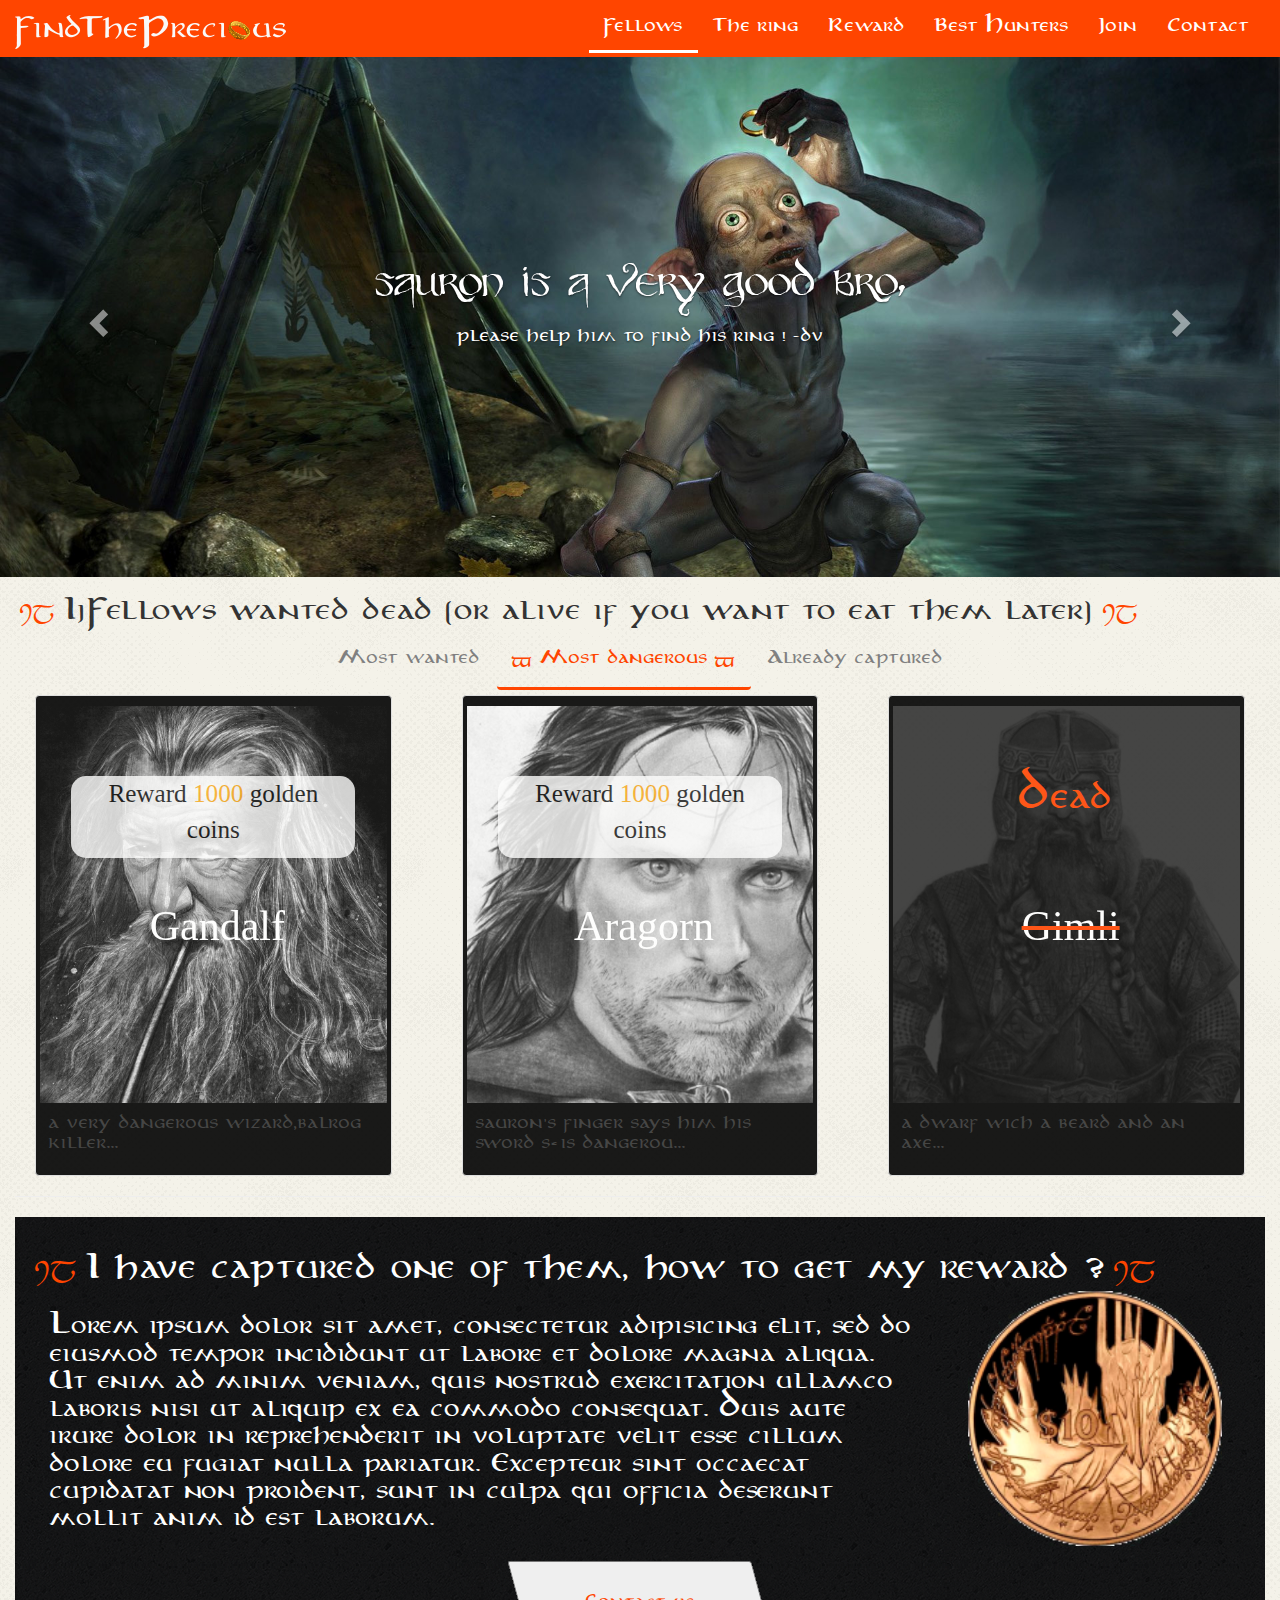
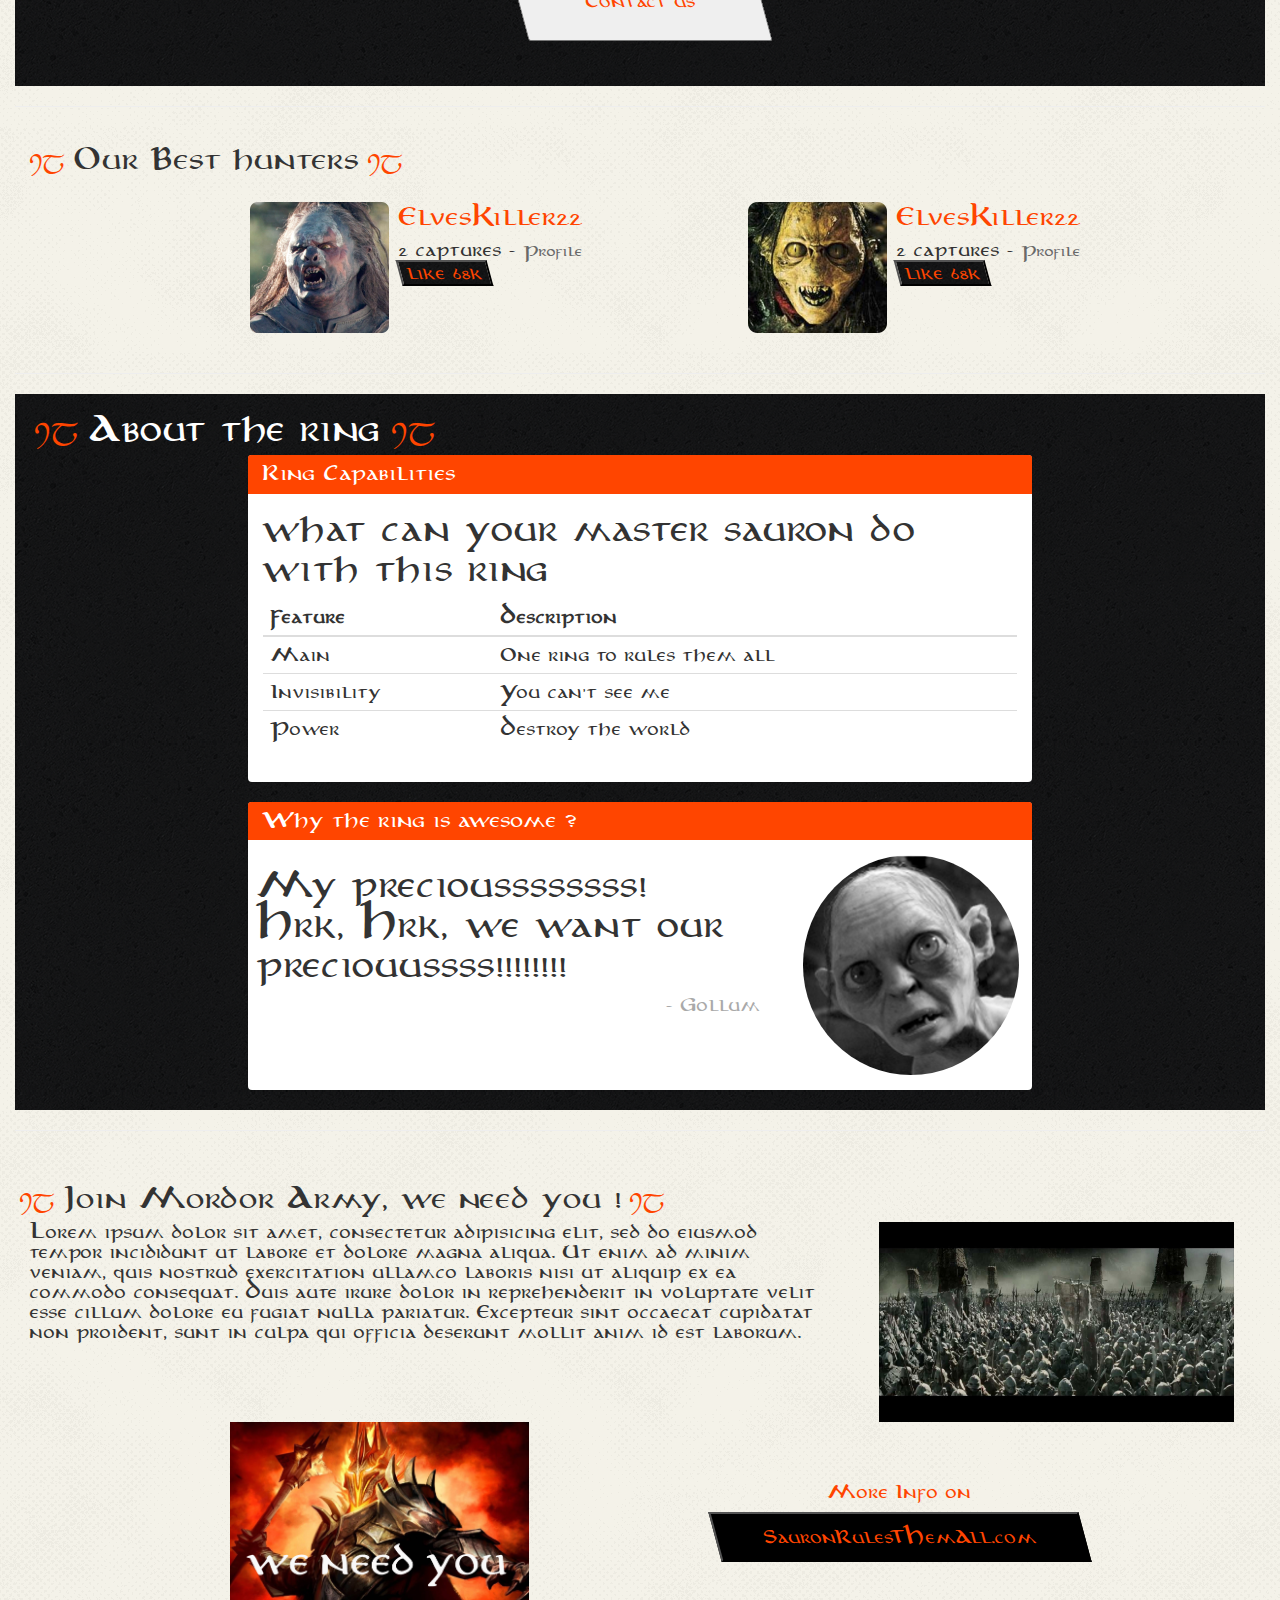
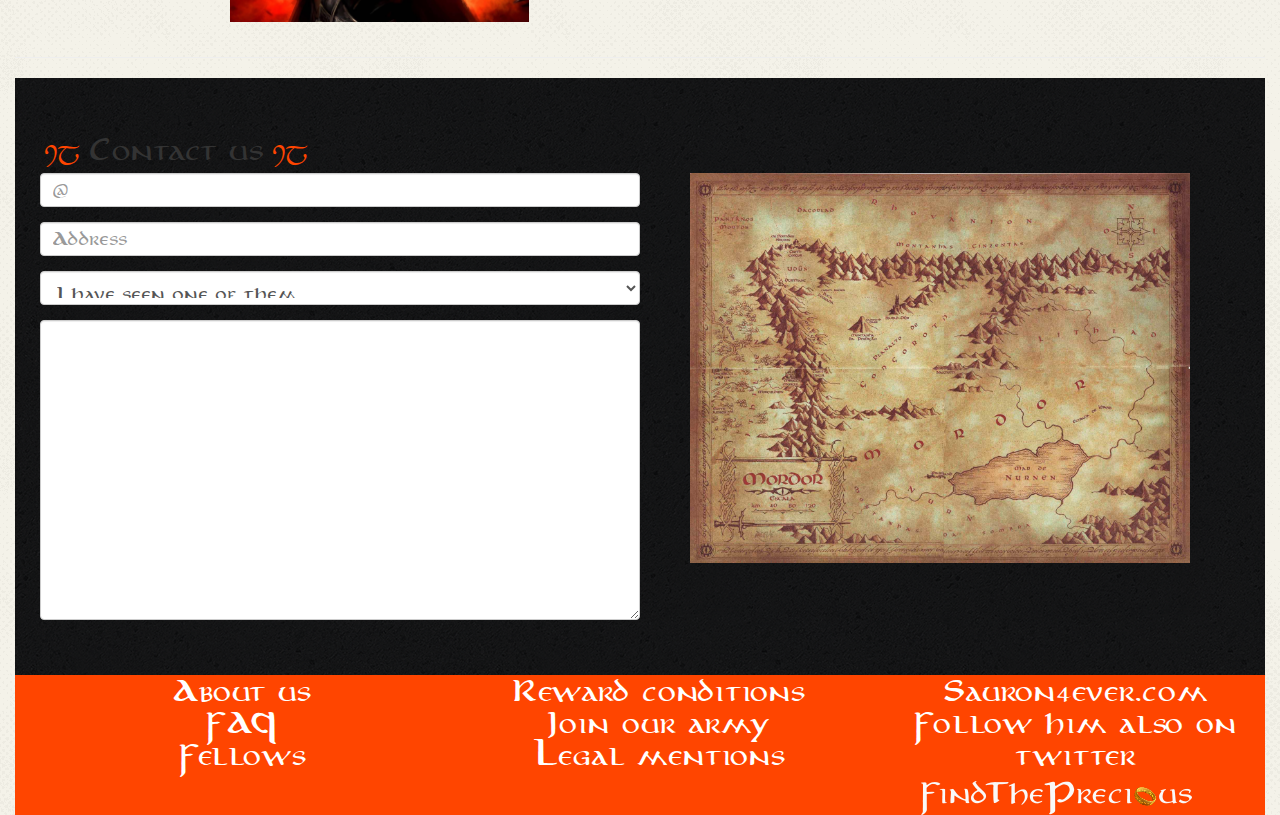
<file: index.html>
<!DOCTYPE html>
<html lang="zxx">
    <head>
        <meta charset="utf-8">
        <title>FindThePrecious.com</title>
        <meta name="viewport" content="width=device-width, initial-scale=1">
        <link rel="stylesheet" href="https://maxcdn.bootstrapcdn.com/bootstrap/3.3.7/css/bootstrap.min.css" integrity="sha384-BVYiiSIFeK1dGmJRAkycuHAHRg32OmUcww7on3RYdg4Va+PmSTsz/K68vbdEjh4u" crossorigin="anonymous">
        <link rel="stylesheet" href="style.css">
    </head>
    <body>
       
        <!-- NAVBAR -->
        <nav class="navbar navbar-default">
            <div class="container-fluid">
                <div class="navbar-header">
                    <button type="button" class="navbar-toggle collapsed" data-toggle="collapse" data-target="#navbar" aria-expanded="false">
                        <span class="sr-only">Toggle navigation</span>
                        <span class="icon-bar"></span>
                        <span class="icon-bar"></span>
                        <span class="icon-bar"></span>
                    </button>
                    <a class="navbar-brand" href="#">
                        <img alt="Brand" src="logo.png">
                    </a>
                </div>
                <div class="collapse navbar-collapse" id="bs-example-navbar-collapse-1">
                    <ul class="nav navbar-nav navbar-right">
                        <li><a class="active" href="#fellows">Fellows</a></li>
                        <li><a href="#ring">The ring</a></li>
                        <li><a href="#reward">Reward</a></li>
                        <li><a href="#hunters">Best Hunters</a></li>
                        <li><a href="#joinarmy">Join</a></li>
                        <li><a href="#contact">Contact</a></li>

                    </ul>
                </div>
            </div>
        </nav>

        <!-- CARROUSSEL -->
        <div class="container-fluid carroussel-container">
            <div id="myCarousel" class="carousel slide" data-ride="carousel">

                <!-- Wrapper for slides -->
                <div class="carousel-inner">
                    <div class="item active">
                        <img src="gollum.jpg" alt="Gollum">
                        <div class="container">
                            <div class="carousel-caption">
                                <div><p><h1>sauron is a very good bro,</h1>
                                    <span>please help him to find his ring !      -dv</span></div>
                            </div>
                        </div>
                    </div>

                    <div class="item">
                        <img src="balrog.jpg" alt="Balrog">
                        <div class="container">
                            <div class="carousel-caption">
                                <div><p class="title">Lorem ipsum dolor sit amet</p>
                                    <p>consectetur adipiscing elit !</p></div>
                            </div>
                        </div>
                    </div>

                    <div class="item">
                        <img src="dark_vador_small.jpg" alt="Dark Vador">
                        <div class="container">
                            <div class="carousel-caption">
                                <div><p class="title">Sed ut perspiciatis unde omnis</p>
                                    <p>sit voluptatem accusantium doloremque</p></div>
                            </div>
                        </div>
                    </div>
                </div>

                <!-- Left and right controls -->
                <a class="left carousel-control" href="#myCarousel" data-slide="prev">
                    <span class="glyphicon glyphicon-chevron-left"></span>
                    <span class="sr-only">Previous</span>
                </a>

                <a class="right carousel-control" href="#myCarousel" data-slide="next">
                    <span class="glyphicon glyphicon-chevron-right"></span>
                    <span class="sr-only">Next</span>
                </a>
            </div>
        </div>
        <!-- fellows -->
        <div class="container-fluid">
            <section id="fellows">
                <div class="row">
                    <div class="col-ms-12 col-lg-12"><h2><span >Ij</span>Fellows wanted dead (or alive if you want to eat them later)</h2></div>
                </div>
                <div class="container-pills">
                   <div>
                       <ul class="nav nav-pills">
                        <li role="presentation"><a href="#">Most wanted</a>
                        </li>
                        <li role="presentation" class="active"><a href="#mostdangerous"><span class="glyphe">b </span>Most dangerous<span class="glyphe"> b</span></a></li>
                        <li role="presentation"><a href="#captured">Already captured</a></li>
                    </ul>
                   </div>
                </div>

                <!-- thumbail -->
                <div id="captured">
                    
                </div>
                
                <div class="row" id="mostdangerous">
                    <div class="col-sm-6 col-md-4 col-lg-4">
                        <figure class="thumbnail profil">
                            <div class="gold-profil">
                                <p>Reward <span class="orange">1000</span> golden coins</p>
                            </div>
                            <img src="gandalf.png" alt="gandalf">
                            <div class="name-profil"><span>Gandalf</span></div>
                            <div class="caption">
                                <p>a very dangerous wizard,balrog killer...</p>
                            </div>
                        </figure>
                    </div>
                    <div class="col-sm-6 col-md-4 col-lg-4">
                        <figure class="thumbnail profil">
                            <div class="gold-profil">
                                <p>Reward <span class="orange">1000</span> golden coins</p>
                            </div>
                            <img src="aragorn.png" alt="aragorn">
                            <div class="name-profil"><span>Aragorn</span></div>
                            <div class="caption">
                                <p>sauron's finger says him his sword s=is dangerou...</p>
                            </div>
                        </figure>
                    </div> 
                    <div class="col-sm-6 col-md-4 col-lg-4">
                        <figure class="thumbnail profil">
                            <div class="dead">
                                <p>Dead</p>
                            </div>
                            <img  class="shadow" src="gimli.png" alt="gimli">
                            <div class="name-dead"><span>Gimli</span></div>
                            <div class="caption">
                                <p>a dwarf wich a beard and an axe...</p>
                            </div>
                        </figure>
                    </div>            
                </div>
            </section>
            <hr>
            <!--            reward-->
            <section id="reward">
                <h2>I have captured one of them, how to get my reward ?</h2>

                <div class="row">
                    <div class="col-xs-9 col-md-9 col-lg-9">
                        <p>
                            Lorem ipsum dolor sit amet, consectetur adipisicing elit, sed do eiusmod tempor incididunt ut labore et dolore magna aliqua. Ut enim ad minim veniam, quis nostrud exercitation ullamco laboris nisi ut aliquip ex ea commodo consequat. Duis aute irure dolor in reprehenderit in voluptate velit esse cillum dolore eu fugiat nulla pariatur. Excepteur sint occaecat cupidatat non proident, sunt in culpa qui officia deserunt mollit anim id est laborum.
                        </p>
                    </div>
                    <div class="col-xs-3 col-md-3 col-lg-3">
                        <div>
                            <img src="coin_sauron.png" alt="Contact">
                        </div>
                    </div>
                    <div class="col-xs-12 col-md-12 col-lg-12">
                        <div class="reward-button">
                            <button>Contact us</button>
                        </div>
                    </div>
                </div>

            </section>
            <hr>
            <!--  hunter -->
            <section id="hunters" class="row">
                <div><h2>Our Best hunters</h2></div>

                <div class="hunter col-sm-6 col-md-offset-2 col-md-3 col-lg-offset-2 col-lg-3 row">
                    <div class="hunter-img">
                        <img src="hunter1.png" alt="ElvesKiller22">
                    </div>
                    <div class="hunter-profil">
                        <div><p>ElvesKiller22</p></div>
                        <div>2 captures - <a href="#">Profile</a></div>
                        <div><button>like 68k</button></div>
                    </div>
                </div>
                <div class="hunter col-sm-6 col-md-offset-2 col-md-3 col-lg-offset-2 col-lg-3 row">
                    <div class="hunter-img">
                        <img src="hunter2.png" alt="ElvesKiller22">
                    </div>
                    <div class="hunter-profil">
                        <div><p>ElvesKiller22</p></div>
                        <div>2 captures - <a href="#">Profile</a></div>
                        <div><button>like 68k</button></div>
                    </div>
                </div>
            </section>
            <hr>
            <!-- RING -->
            <section id="ring" class="container-fluid">
                <h2>About the ring</h2>
                <div class="col-md-offset-2 col-md-8 col-md-offset-2">
                    <div class="panel panel-default">
                        <div class="panel-heading">
                            <h3 class="panel-title">Ring Capabilities</h3>
                        </div>
                        <div class="panel-body">
                           <p>what can your master sauron do with this ring</p>
                            <table class="table">
                                <thead>
                                    <tr>
                                        <th>Feature</th>
                                        <th>Description</th>
                                    </tr>
                                </thead>
                                <tbody>
                                    <tr>
                                        <td>Main</td>
                                        <td>One ring to rules them all</td>
                                    </tr>
                                    <tr>
                                        <td>Invisibility</td>
                                        <td>You can't see me</td>
                                    </tr>
                                    <tr>
                                        <td>Power</td>
                                        <td>Destroy the world</td>
                                    </tr>
                                </tbody>
                            </table>
                        </div>
                    </div>
                </div>

                <div class="col-md-offset-2 col-md-8 col-md-offset-2">
                    <div class="panel panel-default">
                        <div class="panel-heading">
                            <h3 class="panel-title">Why the ring is awesome ?</h3>
                        </div>
                        <div class="row">
                            <div class="col-lg-8 gollum">
                               <div>
                                   <p>My precioussssssss! Hrk, Hrk, we want our preciouussss!!!!!!!!</p>
                               </div>
                                <div class="signature">
                                    <span>- Gollum</span>
                                </div>
                            </div>
                            <div class="col-lg-4 gollum-img">
                                <img src="gollum.png" class="img-circle" alt="Gollum">
                            </div>
                        </div>

                    </div>
                </div>

            </section>
            <hr>
            <!-- ARMY -->
            <section id="joinarmy">
                <div class="row">
                    <div><h2>Join Mordor Army, we need you !</h2></div>
                    <div class="col-md-8">
                        <p>
                            Lorem ipsum dolor sit amet, consectetur adipisicing elit, sed do eiusmod tempor incididunt ut labore et dolore magna aliqua. Ut enim ad minim veniam, quis nostrud exercitation ullamco laboris nisi ut aliquip ex ea commodo consequat. Duis aute irure dolor in reprehenderit in voluptate velit esse cillum dolore eu fugiat nulla pariatur. Excepteur sint occaecat cupidatat non proident, sunt in culpa qui officia deserunt mollit anim id est laborum.
                        </p>
                    </div>
                    <div class="col-md-4 center-img">
                        <img src="army.png" alt="Mordor Army">
                    </div>
                    <div class="col-md-offset-2 col-md-3 center-img">
                        <img src="weneedyou-1.png" alt="Mordor Army">
                    </div>
                    <div class="col-md-7 moreinfo">
                        <div><p>More Info on</p></div>
                        <div>
                            <button>SauronRulesTHemAll.com</button>
                        </div>
                    </div>
                </div>
            </section>
            <hr>
            <!-- CONTACT -->
            <section id="contact" class="container-fluid">
                <div class="row">
                    <div>
                        <h2>Contact us</h2>
                    </div>
                    <div class="col-md-6">
                        <form class="form-horizontal" method="get">
                            <div class="form-group">
                                <div>
                                    <input type="email" class="form-control" id="inputEmail" placeholder="@">
                                </div>
                            </div>
                            <div class="form-group">
                                <div>
                                    <input type="text" class="form-control" id="inputAddress" placeholder="Address">
                                </div>
                            </div>
                            <div class="form-group">
                                <div>
                                    <select class="form-control" name="option" id="option">
                                        <option value="1">I have seen one of them</option>
                                    </select>
                                </div>
                            </div>
                            <div class="form-group">
                                <div>
                                    <textarea class="form-control" placeholder="Your Message" name="Message">
                                    </textarea>
                                </div>
                            </div>
                            
                        </form>
                    </div>
                    <div class="col-md-6">
                       <div class="map-container">
                           <img src="map.png" alt="map">
                       </div>
                    </div>
                </div>
            </section>
            <footer class="container-fluid">
               <div class="row">
                    <div class="col-md-4">
                       <ul>
                           <li><a href="#">About us</a></li>
                            <li><a href="#">FAQ</a></li>
                            <li><a href="#">Fellows</a></li>
                       </ul>
                    </div>
                    <div class="col-md-4">
                       <ul>
                           <li><a href="#">Reward conditions</a></li>
                           <li><a href="#">Join our army</a></li>
                           <li><a href="#">Legal mentions</a></li>
                       </ul>
                    </div>
                    <div class="col-md-4">
                       <ul>
                           <li><a href="#">Sauron4ever.com</a></li>
                           <li><a href="#">Follow him also on twitter</a></li>
                       </ul>
                       <div class="container-footer-logo">
                           <img src="logo.png" alt="logo">
                       </div>
                    </div>
                </div>
            </footer>
        </div>
        <script src="https://ajax.googleapis.com/ajax/libs/jquery/1.12.4/jquery.min.js"></script>
        <script src="https://maxcdn.bootstrapcdn.com/bootstrap/3.3.7/js/bootstrap.min.js" integrity="sha384-Tc5IQib027qvyjSMfHjOMaLkfuWVxZxUPnCJA7l2mCWNIpG9mGCD8wGNIcPD7Txa" crossorigin="anonymous"></script>
    </body>
</html>
</file>
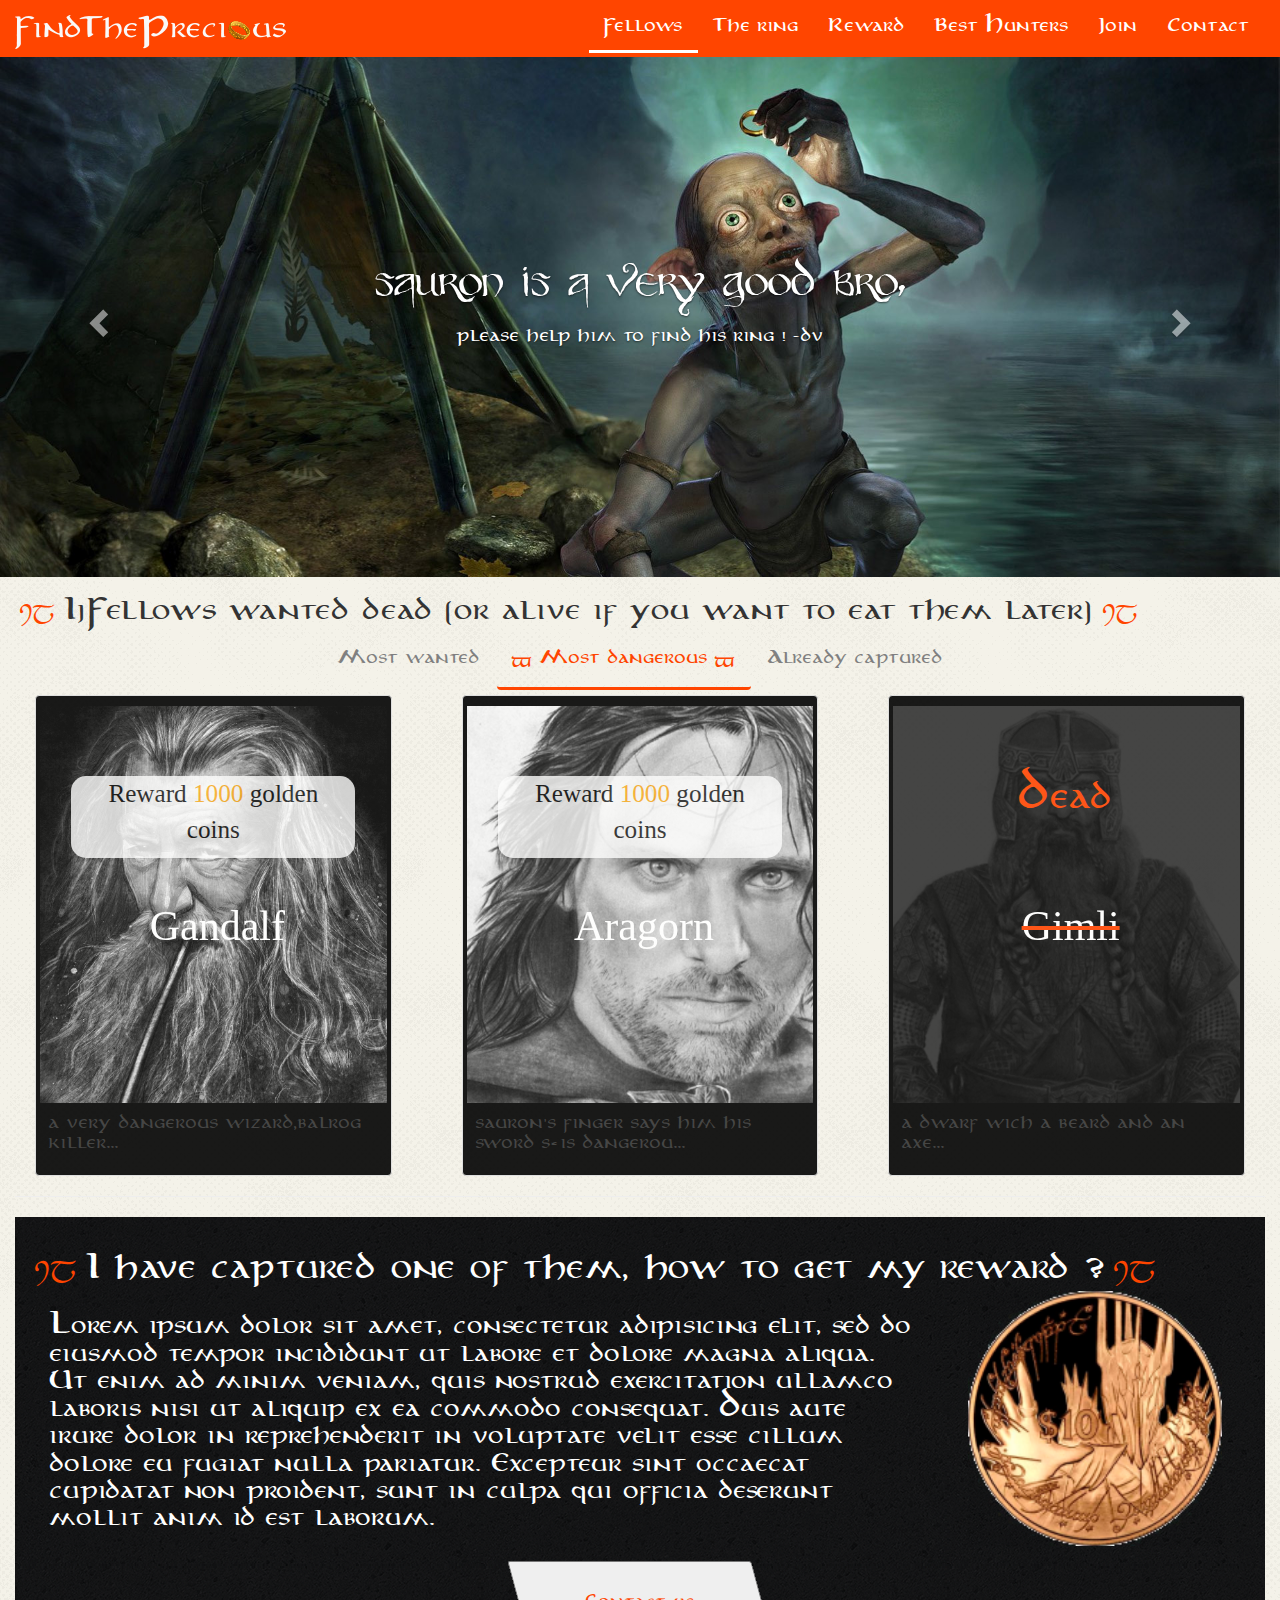
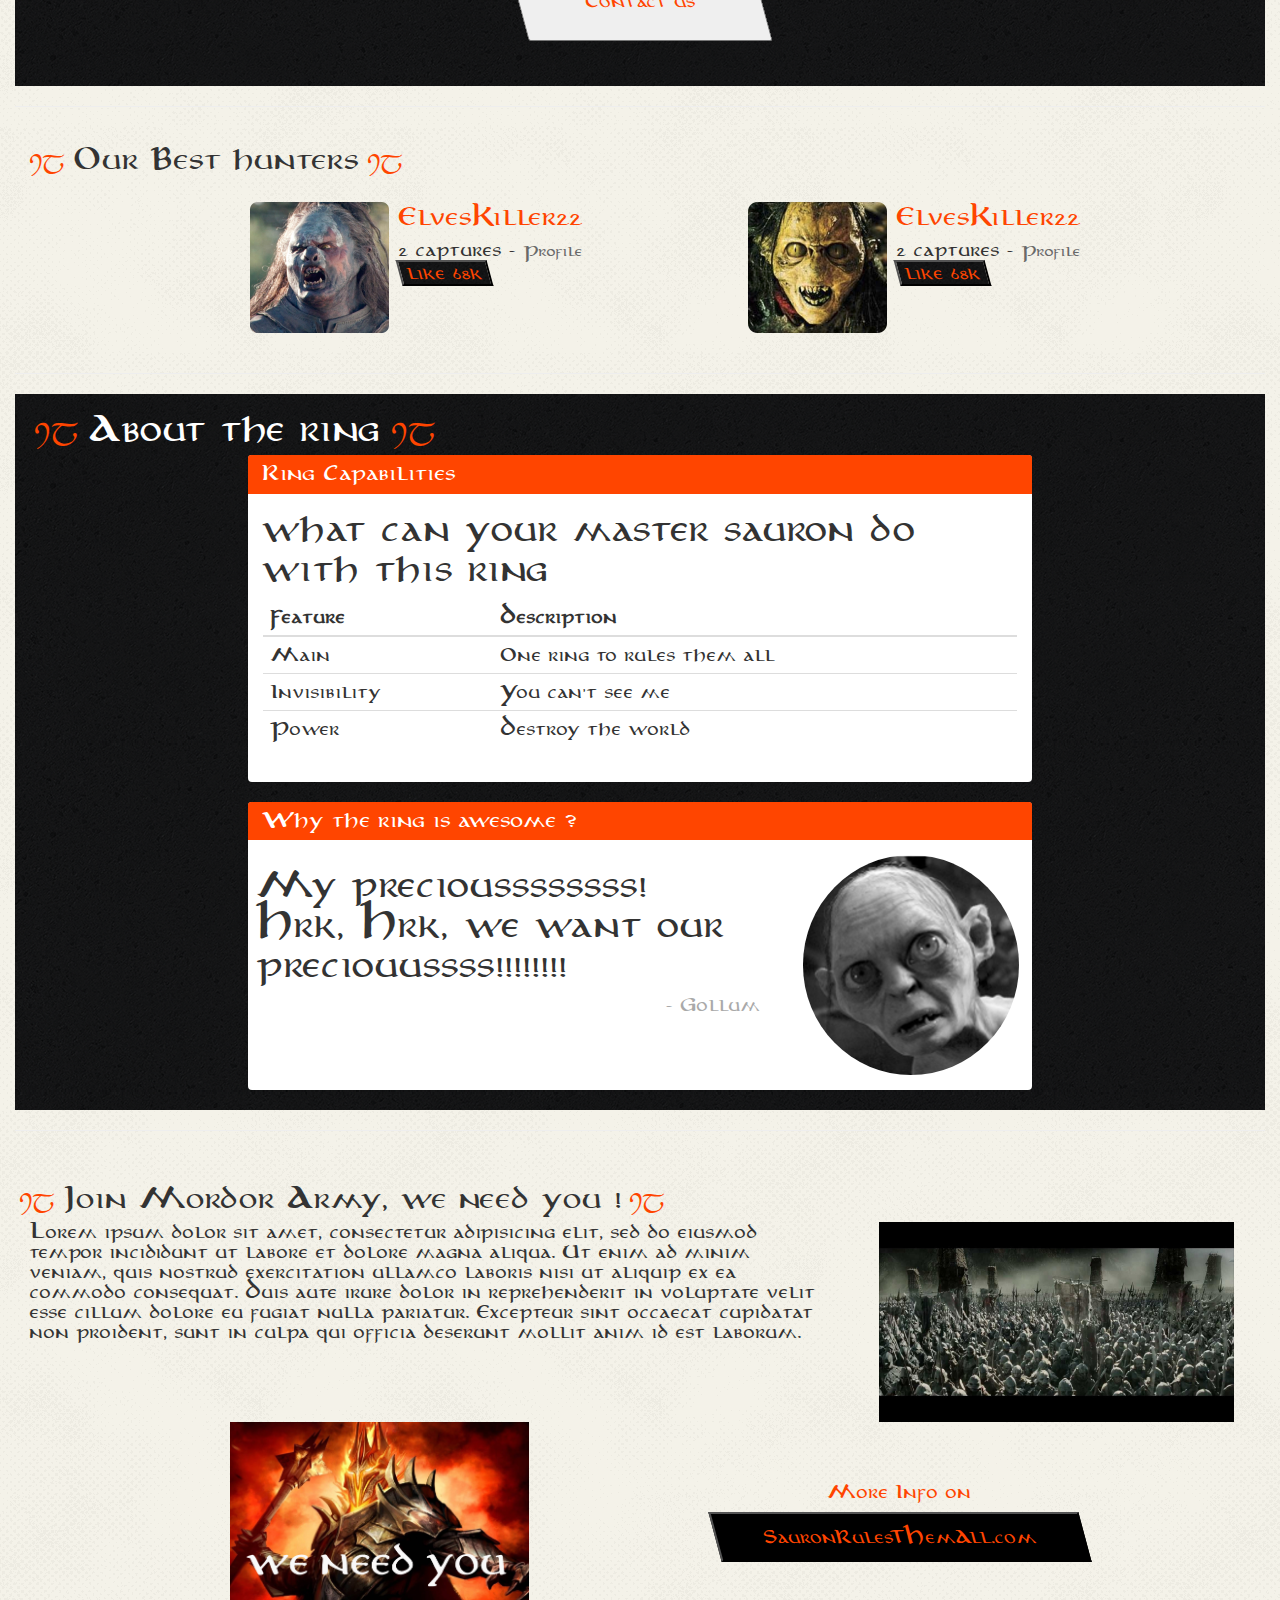
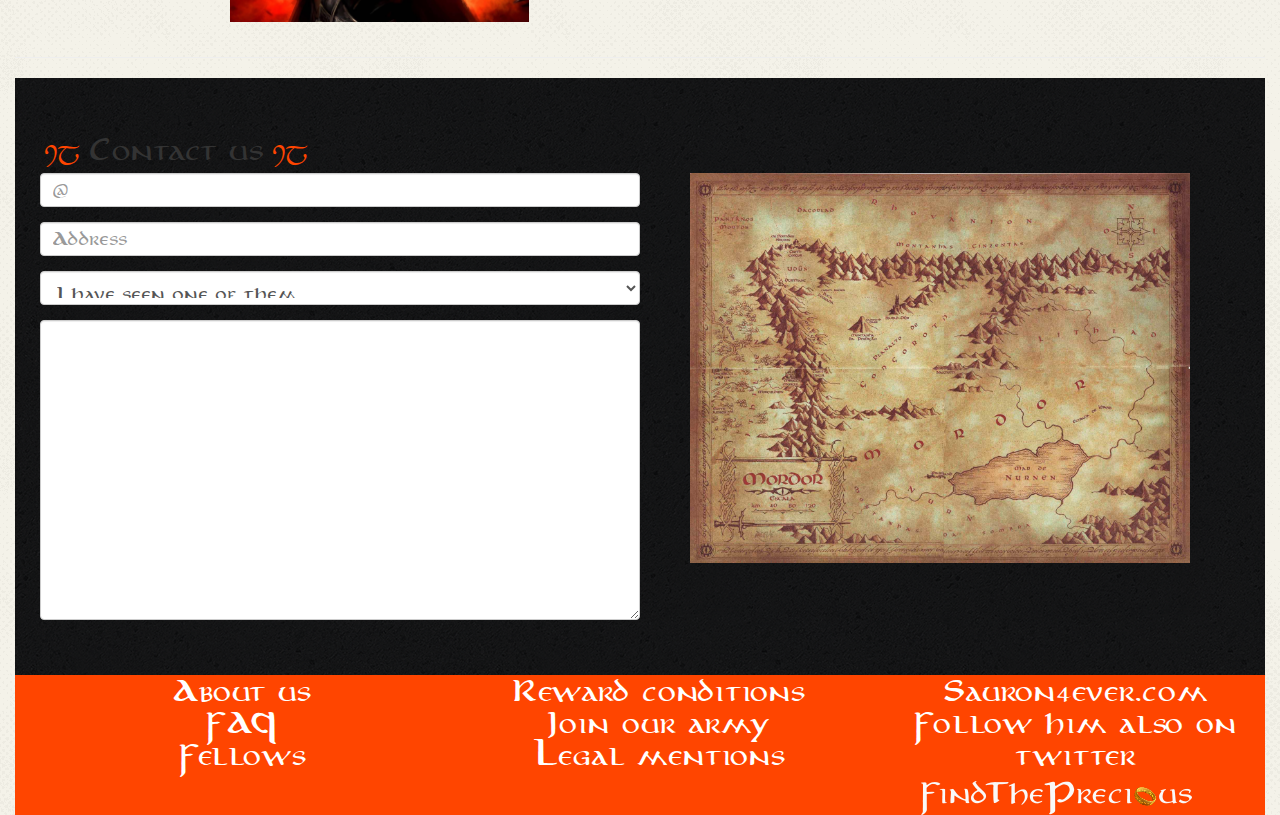
<file: sauron/index.html>
<!DOCTYPE html>
<html lang="zxx">
    <head>
        <meta charset="utf-8">
        <title>FindThePrecious.com</title>
        <meta name="viewport" content="width=device-width, initial-scale=1">
        <link rel="stylesheet" href="https://maxcdn.bootstrapcdn.com/bootstrap/3.3.7/css/bootstrap.min.css" integrity="sha384-BVYiiSIFeK1dGmJRAkycuHAHRg32OmUcww7on3RYdg4Va+PmSTsz/K68vbdEjh4u" crossorigin="anonymous">
        <link rel="stylesheet" href="style.css">
    </head>
    <body>
       
        <!-- NAVBAR -->
        <nav class="navbar navbar-default">
            <div class="container-fluid">
                <div class="navbar-header">
                    <button type="button" class="navbar-toggle collapsed" data-toggle="collapse" data-target="#navbar" aria-expanded="false">
                        <span class="sr-only">Toggle navigation</span>
                        <span class="icon-bar"></span>
                        <span class="icon-bar"></span>
                        <span class="icon-bar"></span>
                    </button>
                    <a class="navbar-brand" href="#">
                        <img alt="Brand" src="logo.png">
                    </a>
                </div>
                <div class="collapse navbar-collapse" id="bs-example-navbar-collapse-1">
                    <ul class="nav navbar-nav navbar-right">
                        <li><a class="active" href="#fellows">Fellows</a></li>
                        <li><a href="#ring">The ring</a></li>
                        <li><a href="#reward">Reward</a></li>
                        <li><a href="#hunters">Best Hunters</a></li>
                        <li><a href="#joinarmy">Join</a></li>
                        <li><a href="#contact">Contact</a></li>

                    </ul>
                </div>
            </div>
        </nav>

        <!-- CARROUSSEL -->
        <div class="container-fluid carroussel-container">
            <div id="myCarousel" class="carousel slide" data-ride="carousel">

                <!-- Wrapper for slides -->
                <div class="carousel-inner">
                    <div class="item active">
                        <img src="gollum.jpg" alt="Gollum">
                        <div class="container">
                            <div class="carousel-caption">
                                <div><p><h1>sauron is a very good bro,</h1>
                                    <span>please help him to find his ring !      -dv</span></div>
                            </div>
                        </div>
                    </div>

                    <div class="item">
                        <img src="balrog.jpg" alt="Balrog">
                        <div class="container">
                            <div class="carousel-caption">
                                <div><p class="title">Lorem ipsum dolor sit amet</p>
                                    <p>consectetur adipiscing elit !</p></div>
                            </div>
                        </div>
                    </div>

                    <div class="item">
                        <img src="dark_vador_small.jpg" alt="Dark Vador">
                        <div class="container">
                            <div class="carousel-caption">
                                <div><p class="title">Sed ut perspiciatis unde omnis</p>
                                    <p>sit voluptatem accusantium doloremque</p></div>
                            </div>
                        </div>
                    </div>
                </div>

                <!-- Left and right controls -->
                <a class="left carousel-control" href="#myCarousel" data-slide="prev">
                    <span class="glyphicon glyphicon-chevron-left"></span>
                    <span class="sr-only">Previous</span>
                </a>

                <a class="right carousel-control" href="#myCarousel" data-slide="next">
                    <span class="glyphicon glyphicon-chevron-right"></span>
                    <span class="sr-only">Next</span>
                </a>
            </div>
        </div>
        <!-- fellows -->
        <div class="container-fluid">
            <section id="fellows">
                <div class="row">
                    <div class="col-ms-12 col-lg-12"><h2><span >Ij</span>Fellows wanted dead (or alive if you want to eat them later)</h2></div>
                </div>
                <div class="container-pills">
                   <div>
                       <ul class="nav nav-pills">
                        <li role="presentation"><a href="#">Most wanted</a>
                        </li>
                        <li role="presentation" class="active"><a href="#mostdangerous"><span class="glyphe">b </span>Most dangerous<span class="glyphe"> b</span></a></li>
                        <li role="presentation"><a href="#captured">Already captured</a></li>
                    </ul>
                   </div>
                </div>

                <!-- thumbail -->
                <div id="captured" style="height: 400; background-color: black;">
                    
                </div>
                
                <div class="row" id="mostdangerous">
                    <div class="col-sm-6 col-md-4 col-lg-4">
                        <figure class="thumbnail profil">
                            <div class="gold-profil">
                                <p>Reward <span class="orange">1000</span> golden coins</p>
                            </div>
                            <img src="gandalf.png" alt="gandalf">
                            <div class="name-profil"><span>Gandalf</span></div>
                            <div class="caption">
                                <p>a very dangerous wizard,balrog killer...</p>
                            </div>
                        </figure>
                    </div>
                    <div class="col-sm-6 col-md-4 col-lg-4">
                        <figure class="thumbnail profil">
                            <div class="gold-profil">
                                <p>Reward <span class="orange">1000</span> golden coins</p>
                            </div>
                            <img src="aragorn.png" alt="aragorn">
                            <div class="name-profil"><span>Aragorn</span></div>
                            <div class="caption">
                                <p>sauron's finger says him his sword s=is dangerou...</p>
                            </div>
                        </figure>
                    </div> 
                    <div class="col-sm-6 col-md-4 col-lg-4">
                        <figure class="thumbnail profil">
                            <div class="dead">
                                <p>Dead</p>
                            </div>
                            <img  class="shadow" src="gimli.png" alt="gimli">
                            <div class="name-dead"><span>Gimli</span></div>
                            <div class="caption">
                                <p>a dwarf wich a beard and an axe...</p>
                            </div>
                        </figure>
                    </div>            
                </div>
            </section>
            <hr>
            <!--            reward-->
            <section id="reward">
                <h2>I have captured one of them, how to get my reward ?</h2>

                <div class="row">
                    <div class="col-xs-9 col-md-9 col-lg-9">
                        <p>
                            Lorem ipsum dolor sit amet, consectetur adipisicing elit, sed do eiusmod tempor incididunt ut labore et dolore magna aliqua. Ut enim ad minim veniam, quis nostrud exercitation ullamco laboris nisi ut aliquip ex ea commodo consequat. Duis aute irure dolor in reprehenderit in voluptate velit esse cillum dolore eu fugiat nulla pariatur. Excepteur sint occaecat cupidatat non proident, sunt in culpa qui officia deserunt mollit anim id est laborum.
                        </p>
                    </div>
                    <div class="col-xs-3 col-md-3 col-lg-3">
                        <div>
                            <img src="coin_sauron.png" alt="Contact">
                        </div>
                    </div>
                    <div class="col-xs-12 col-md-12 col-lg-12">
                        <div class="reward-button">
                            <button>Contact us</button>
                        </div>
                    </div>
                </div>

            </section>
            <hr>
            <!--  hunter -->
            <section id="hunters" class="row">
                <div><h2>Our Best hunters</h2></div>

                <div class="hunter col-sm-6 col-md-offset-2 col-md-3 col-lg-offset-2 col-lg-3 row">
                    <div class="hunter-img">
                        <img src="hunter1.png" alt="ElvesKiller22">
                    </div>
                    <div class="hunter-profil">
                        <div><p>ElvesKiller22</p></div>
                        <div>2 captures - <a href="#">Profile</a></div>
                        <div><button>like 68k</button></div>
                    </div>
                </div>
                <div class="hunter col-sm-6 col-md-offset-2 col-md-3 col-lg-offset-2 col-lg-3 row">
                    <div class="hunter-img">
                        <img src="hunter2.png" alt="ElvesKiller22">
                    </div>
                    <div class="hunter-profil">
                        <div><p>ElvesKiller22</p></div>
                        <div>2 captures - <a href="#">Profile</a></div>
                        <div><button>like 68k</button></div>
                    </div>
                </div>
            </section>
            <hr>
            <!-- RING -->
            <section id="ring" class="container-fluid">
                <h2>About the ring</h2>
                <div class="col-md-offset-2 col-md-8 col-md-offset-2">
                    <div class="panel panel-default">
                        <div class="panel-heading">
                            <h3 class="panel-title">Ring Capabilities</h3>
                        </div>
                        <div class="panel-body">
                           <p>what can your master sauron do with this ring</p>
                            <table class="table">
                                <thead>
                                    <tr>
                                        <th>Feature</th>
                                        <th>Description</th>
                                    </tr>
                                </thead>
                                <tbody>
                                    <tr>
                                        <td>Main</td>
                                        <td>One ring to rules them all</td>
                                    </tr>
                                    <tr>
                                        <td>Invisibility</td>
                                        <td>You can't see me</td>
                                    </tr>
                                    <tr>
                                        <td>Power</td>
                                        <td>Destroy the world</td>
                                    </tr>
                                </tbody>
                            </table>
                        </div>
                    </div>
                </div>

                <div class="col-md-offset-2 col-md-8 col-md-offset-2">
                    <div class="panel panel-default">
                        <div class="panel-heading">
                            <h3 class="panel-title">Why the ring is awesome ?</h3>
                        </div>
                        <div class="row">
                            <div class="col-lg-8 gollum">
                               <div>
                                   <p>My precioussssssss! Hrk, Hrk, we want our preciouussss!!!!!!!!</p>
                               </div>
                                <div class="signature">
                                    <span>- Gollum</span>
                                </div>
                            </div>
                            <div class="col-lg-4 gollum-img">
                                <img src="gollum.png" class="img-circle" alt="Gollum">
                            </div>
                        </div>

                    </div>
                </div>

            </section>
            <hr>
            <!-- ARMY -->
            <section id="joinarmy">
                <div class="row">
                    <div><h2>Join Mordor Army, we need you !</h2></div>
                    <div class="col-md-8">
                        <p>
                            Lorem ipsum dolor sit amet, consectetur adipisicing elit, sed do eiusmod tempor incididunt ut labore et dolore magna aliqua. Ut enim ad minim veniam, quis nostrud exercitation ullamco laboris nisi ut aliquip ex ea commodo consequat. Duis aute irure dolor in reprehenderit in voluptate velit esse cillum dolore eu fugiat nulla pariatur. Excepteur sint occaecat cupidatat non proident, sunt in culpa qui officia deserunt mollit anim id est laborum.
                        </p>
                    </div>
                    <div class="col-md-4 center-img">
                        <img src="army.png" alt="Mordor Army">
                    </div>
                    <div class="col-md-offset-2 col-md-3 center-img">
                        <img src="weneedyou-1.png" alt="Mordor Army">
                    </div>
                    <div class="col-md-7 moreinfo">
                        <div><p>More Info on</p></div>
                        <div>
                            <button>SauronRulesTHemAll.com</button>
                        </div>
                    </div>
                </div>
            </section>
            <hr>
            <!-- CONTACT -->
            <section id="contact" class="container-fluid">
                <div class="row">
                    <div>
                        <h2>Contact us</h2>
                    </div>
                    <div class="col-md-6">
                        <form class="form-horizontal" method="get">
                            <div class="form-group">
                                <div>
                                    <input type="email" class="form-control" id="inputEmail" placeholder="@">
                                </div>
                            </div>
                            <div class="form-group">
                                <div>
                                    <input type="text" class="form-control" id="inputAddress" placeholder="Address">
                                </div>
                            </div>
                            <div class="form-group">
                                <div>
                                    <select class="form-control" name="option" id="option">
                                        <option value="1">I have seen one of them</option>
                                    </select>
                                </div>
                            </div>
                            <div class="form-group">
                                <div>
                                    <textarea class="form-control" placeholder="Your Message" name="Message">
                                    </textarea>
                                </div>
                            </div>
                            
                        </form>
                    </div>
                    <div class="col-md-6">
                       <div class="map-container">
                           <img src="map.png" alt="map">
                       </div>
                    </div>
                </div>
            </section>
            <footer class="container-fluid">
               <div class="row">
                    <div class="col-md-4">
                       <ul>
                           <li><a href="#">About us</a></li>
                            <li><a href="#">FAQ</a></li>
                            <li><a href="#">Fellows</a></li>
                       </ul>
                    </div>
                    <div class="col-md-4">
                       <ul>
                           <li><a href="#">Reward conditions</a></li>
                           <li><a href="#">Join our army</a></li>
                           <li><a href="#">Legal mentions</a></li>
                       </ul>
                    </div>
                    <div class="col-md-4">
                       <ul>
                           <li><a href="#">Sauron4ever.com</a></li>
                           <li><a href="#">Follow him also on twitter</a></li>
                       </ul>
                       <div class="container-footer-logo">
                           <img src="logo.png" alt="logo">
                       </div>
                    </div>
                </div>
            </footer>
        </div>
        <script src="https://ajax.googleapis.com/ajax/libs/jquery/1.12.4/jquery.min.js"></script>
        <script src="https://maxcdn.bootstrapcdn.com/bootstrap/3.3.7/js/bootstrap.min.js" integrity="sha384-Tc5IQib027qvyjSMfHjOMaLkfuWVxZxUPnCJA7l2mCWNIpG9mGCD8wGNIcPD7Txa" crossorigin="anonymous"></script>
    </body>
</html>
</file>
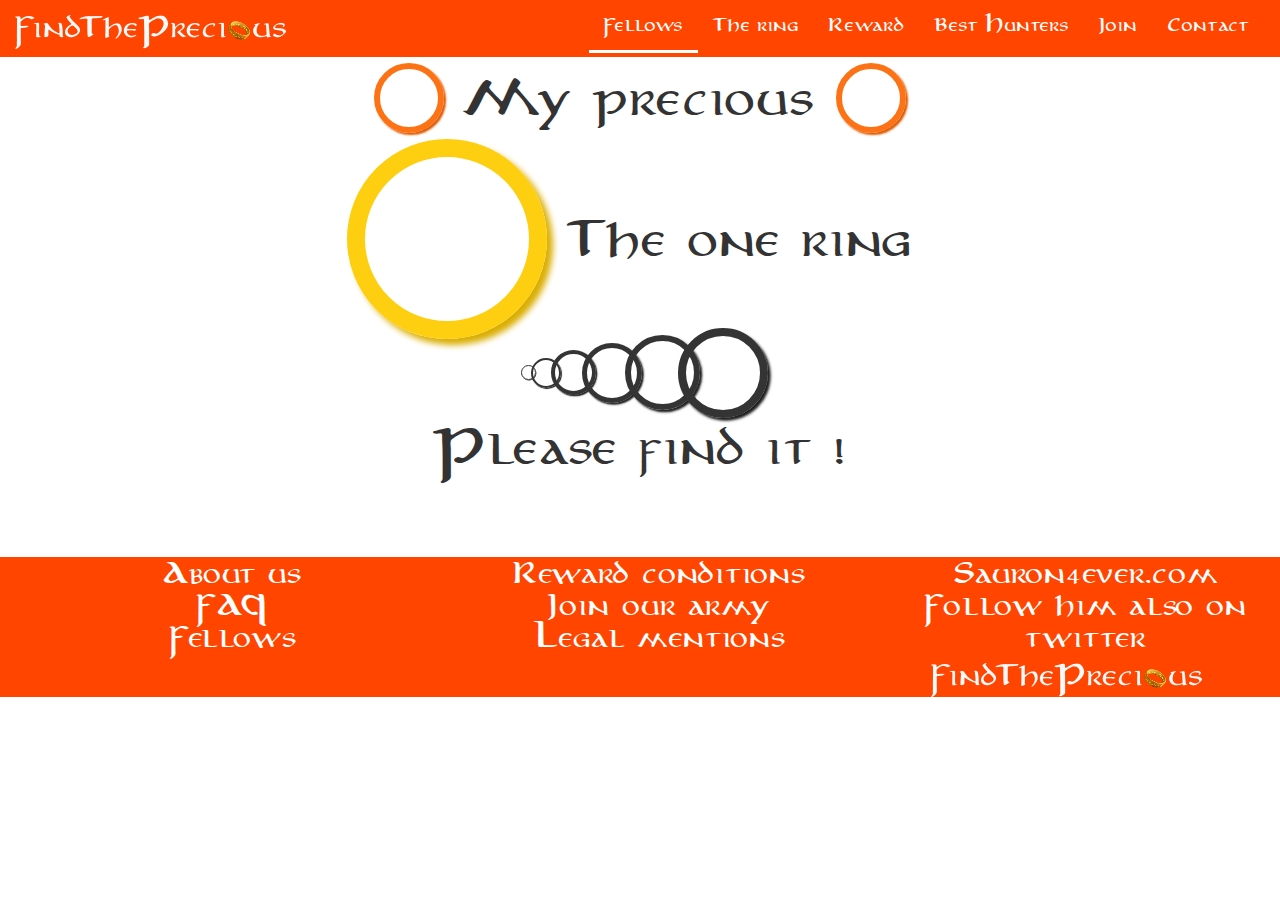
<file: preprocesseur/precious.html>
<!DOCTYPE html>
<html lang="zxx">
<head>
    <meta charset="utf-8">
    <title>FindThePrecious.com</title>
    <meta name="viewport" content="width=device-width, initial-scale=1">
    <link rel="stylesheet" href="https://maxcdn.bootstrapcdn.com/bootstrap/3.3.7/css/bootstrap.min.css"
          integrity="sha384-BVYiiSIFeK1dGmJRAkycuHAHRg32OmUcww7on3RYdg4Va+PmSTsz/K68vbdEjh4u" crossorigin="anonymous">
    <link rel="stylesheet" href="style/style.css">
    <link rel="stylesheet" href="style/ring.css">
</head>
<body>

<!-- NAVBAR -->
<nav class="navbar navbar-default">
    <div class="container-fluid">
        <div class="navbar-header">
            <button type="button" class="navbar-toggle collapsed" data-toggle="collapse" data-target="#navbar"
                    aria-expanded="false">
                <span class="sr-only">Toggle navigation</span>
                <span class="icon-bar"></span>
                <span class="icon-bar"></span>
                <span class="icon-bar"></span>
            </button>
            <a class="navbar-brand" href="#">
                <img alt="Brand" src="img/logo.png">
            </a>
        </div>
        <div class="collapse navbar-collapse" id="bs-example-navbar-collapse-1">
            <ul class="nav navbar-nav navbar-right">
                <li><a class="active" href="#fellows">Fellows</a></li>
                <li><a href="#ring">The ring</a></li>
                <li><a href="#reward">Reward</a></li>
                <li><a href="#hunters">Best Hunters</a></li>
                <li><a href="#joinarmy">Join</a></li>
                <li><a href="#contact">Contact</a></li>

            </ul>
        </div>
    </div>
</nav>

<section class="ring container-fluid">
    <div class="row">
        <div class="col-xs-12 container-flex">
            <div class="ring-orange"></div><div><h1 class="text-center">My precious</h1></div><div class="ring-orange"></div>
        </div>
        <div class="col-xs-12 container-flex">
            <span class="ring-yellow"></span><div class="text-center"><h1>The one ring</h1></div>
        </div>
        <div class="col-xs-12 container-flex">
                <div class="ring-black-1"></div><div class="ring-black-2"></div><div class="ring-black-3"></div><div class="ring-black-4"></div><div class="ring-black-5"></div><div class="ring-black-6"></div>
        </div>
        <div class="col-xs-12 container-flex">
            <div class="text-center"><h1>Please find it !</h1></div>
        </div>
    </div>
</section>

<footer class="container-fluid">
    <div class="row">
        <div class="col-md-4">
            <ul>
                <li><a href="#">About us</a></li>
                <li><a href="#">FAQ</a></li>
                <li><a href="#">Fellows</a></li>
            </ul>
        </div>
        <div class="col-md-4">
            <ul>
                <li><a href="#">Reward conditions</a></li>
                <li><a href="#">Join our army</a></li>
                <li><a href="#">Legal mentions</a></li>
            </ul>
        </div>
        <div class="col-md-4">
            <ul>
                <li><a href="#">Sauron4ever.com</a></li>
                <li><a href="#">Follow him also on twitter</a></li>
            </ul>
            <div class="container-footer-logo">
                <img src="img/logo.png" alt="logo">
            </div>
        </div>
    </div>
</footer>
<script src="https://ajax.googleapis.com/ajax/libs/jquery/1.12.4/jquery.min.js"></script>
<script src="https://maxcdn.bootstrapcdn.com/bootstrap/3.3.7/js/bootstrap.min.js"
        integrity="sha384-Tc5IQib027qvyjSMfHjOMaLkfuWVxZxUPnCJA7l2mCWNIpG9mGCD8wGNIcPD7Txa"
        crossorigin="anonymous"></script>
</body>
</html>
</file>
<file: style.css>
@font-face{
    font-family:'textb';
    src:url("../font/anirb___.ttf");
    font-weight:bold;
}

@font-face{
    font-family:'textn';
    src:url("../font/anirm___.ttf");
    font-weight:normal;
}

@font-face{
    font-family:'titlen';
    src:url("../font/partybusiness.ttf");
    font-weight:normal;
}


@font-face{
    font-family:'symbol';
    src:url("../font/tngan.ttf");
    font-weight:normal;
}
body {
    background-image: url(bg_light.png);
}

body,h2,a{
    font-family:textn;
}

h1{
    font-family: titlen;
    font-size:4vw;
}

h2{
    font-size:1.8vw;
    margin-left:5px;
}

h3{
    color:white;
    font-size: 1.2em;
}

h2:after,h2:before{
    content:" Ij ";
    font-family:symbol;
    color:orangered;
    vertical-align: top;
}

/*navbar*/

.navbar-default {
    background-color:orangered;
    border-radius: 0;
    margin:0;
    border: 0;
    padding-bottom: 4px;
}

.navbar-default .navbar-nav > li > a,.navbar-default .navbar-nav > li > a:hover {
    color: white;
    border-bottom: 3px orangered solid;
}

.navbar-default .navbar-nav > li > a.active {
    color: white;
    border-bottom: 3px white solid;
}

/*carroussel*/

.carroussel-container {
    margin:0;
    padding: 0;
}

.carousel-caption {
    padding-bottom: 30px;
    height: 100%;
    display: flex;
    justify-content: center;
    align-items: center;
    color:white;
}

.carousel-caption p.title {
    font-size: 4vw;
    font-family: titlen;
}

/*pills*/

.container-pills {
    padding: 5px;
    display: flex;
    justify-content: center;
    align-items: center;
}

.container-pills a {
    background-color: unset;
    color:gray;
}

.glyphe{
    content:" Ij ";
    font-family:symbol;
    color:orangered;
    vertical-align: top;
    font-size: 1.5em;
}

.nav-pills>li.active>a,.nav-pills>li.active>a:hover,.nav-pills>li.active>a:focus{
    background-color: unset;
    color:orangered;
    border-bottom: 3px orangered solid;
}

/*thumbnails*/

.orange {
    color: orange;
}

.profil {
    position: relative;
    background-color: black;
    z-index: 1;
    opacity: 0.9;
    padding-top:10px;
    margin: 0 20px;
}

.profil:hover {
    opacity: 1;
}

.gold-profil {
    background-color: white;
    position: absolute;
    top: 80px;
    left: 10%;
    width: 80%;
    padding: 0 15px; 
    border-radius: 15px;
    text-align: center;
    z-index: 2;
    opacity: 0.8;
}

.dead {
    position: absolute;
    top: 80px;
    left: 10%;
    width: 80%;
    padding: 0 15px; 
    border-radius: 15px;
    text-align: center;
    z-index: 2;
    font-size: 2em;
    color:orangered;
}

.shadow {
    opacity:0.2;
}

.name-dead {
    position: absolute;
    z-index: 2;
    top: 200px;
    color: white;
    width: 100%;
    text-align: center;
}

.name-dead span {
    color: white;
    font-family: tahoma;
    font-size: 3em;
    text-decoration: line-through;
    text-decoration-color: orangered;
}

.gold-profil p {
    color: black;
    font-family: tahoma;
    font-size: 1.8em;
}

.profil:hover .gold-profil {
    opacity: 0;
}

.name-profil {
    position: absolute;
    z-index: 2;
    top: 200px;
    color: white;
    width: 100%;
    text-align: center;
}

.name-profil span{
    color: white;
    font-family: tahoma;
    font-size: 3em;
}

.profil:hover .name-profil {
   top:70%;
    text-align: center;
}

.profil:hover .name-profil span {
   font-size: 2em;
}

/*REWARD*/

#reward {
    background-image: url("bg_dark.png");
    min-height: 300px;
    padding:15px;
}

#reward h2,#reward p{
    color:white;
}

#reward h2 {
    font-size:2.1vw;
}

#reward p{
    font-size:1.5vw;
    padding: 20px;
}

#reward img{
    width:90%;
    height:90%;
}


.reward-button {
    width: 100%;
   display: flex;
    justify-content: center;
    margin-bottom: 30px;
}

.reward-button button{
    color:orangered;
    min-width: 140px;
    width: 20%;
    height: 80px;
    transform: skewX(15deg);
}


/*--------------------HUNTER------------------------------*/
#hunters {
    background-image: url("bg_light.png");
    padding: 0 25px;
}
.hunter-profil {
    display: flex;
    flex-direction: column;
    padding: 5px
}

.hunter {
    display: flex;
    flex-direction: row;
    padding: 15px;
}

#hunters button{
    background-image: url("bg_dark.png");
    transform: skewX(15deg);
    color: orangered;
}

.hunter-img {
    margin: 5px;
}

.hunter-profil div p {
    color:orangered;
    font-size:1.4em;
}

.hunter-profil div a {
    color:dimgray;
    font-size:0.8em;
}

/*----------------------------RING-------------------------------*/

#ring {
    background-image: url("bg_dark.png");
}

#ring h2 {
    color:white;
    font-size:2em;
}

#ring p {
    font-size: 2em;
}

.panel-default {
    border: 0px;
}

.panel-default>.panel-heading {
    background-color: orangered;
    border-color: orangered;
}

.panel-default>.panel-heading>h3{
    color:white;
}

#ring img {
    max-height: 220px;
    margin:15px;
}

.gollum-img{
    display: flex;
    justify-content: center;
    align-items: center;
}

.gollum {
    display:flex;
    flex-direction: column;
    padding: 15px;
}

.gollum p {
    margin: 10px;
}

.gollum .signature {
    text-align:right;
}

.gollum span {
    color: darkgray;
}

/*----------------------------JOIN ARMY--------------*/

#joinarmy {
    padding:15px;
}

#joinarmy img {
    height: 200px;
}


#joinarmy button{
    background-color: black;
    color:orangered;
    min-width:370px;
    height: 50px;
    transform: skewX(15deg);
}

.moreinfo {
    padding: 60px;
}

.moreinfo div{
    display: flex;
    justify-content: center;
}

.moreinfo p {
    color:orangered; 
}

.center-img{
    display: flex;
    justify-content: center;
    align-items: center;
}
/*---------------------CONTACT----------------*/
#contact {
    background-image: url("bg_dark.png");
    padding: 40px;
}

#contact textarea{
    height: 300px;
}

.map-container {
    display: flex;
    justify-content: center;
    align-items: center;
}

.map-container img {
    width: 100%;
    max-width:500px;
}

/*-------------FOOTER-------------------*/


footer {
    background-color: orangered;
}

footer a {
    color:white;
    font-size:1.6em;
}

footer ul{
    display: flex;
    flex-direction: column;
    list-style: none;
    text-align: center;
}

.container-footer-logo {
    display: flex;
    justify-content: center;
}
</file>
<file: sauron/style.css>
@font-face{
    font-family:'textb';
    src:url("../font/anirb___.ttf");
    font-weight:bold;
}

@font-face{
    font-family:'textn';
    src:url("../font/anirm___.ttf");
    font-weight:normal;
}

@font-face{
    font-family:'titlen';
    src:url("../font/partybusiness.ttf");
    font-weight:normal;
}


@font-face{
    font-family:'symbol';
    src:url("../font/tngan.ttf");
    font-weight:normal;
}
body {
    background-image: url(bg_light.png);
}

body,h2,a{
    font-family:textn;
}

h1{
    font-family: titlen;
    font-size:4vw;
}

h2{
    font-size:1.8vw;
    margin-left:5px;
}

h3{
    color:white;
    font-size: 1.2em;
}

h2:after,h2:before{
    content:" Ij ";
    font-family:symbol;
    color:orangered;
    vertical-align: top;
}

/*navbar*/

.navbar-default {
    background-color:orangered;
    border-radius: 0;
    margin:0;
    border: 0;
    padding-bottom: 4px;
}

.navbar-default .navbar-nav > li > a,.navbar-default .navbar-nav > li > a:hover {
    color: white;
    border-bottom: 3px orangered solid;
}

.navbar-default .navbar-nav > li > a.active {
    color: white;
    border-bottom: 3px white solid;
}

/*carroussel*/

.carroussel-container {
    margin:0;
    padding: 0;
}

.carousel-caption {
    padding-bottom: 30px;
    height: 100%;
    display: flex;
    justify-content: center;
    align-items: center;
    color:white;
}

.carousel-caption p.title {
    font-size: 4vw;
    font-family: titlen;
}

/*pills*/

.container-pills {
    padding: 5px;
    display: flex;
    justify-content: center;
    align-items: center;
}

.container-pills a {
    background-color: unset;
    color:gray;
}

.glyphe{
    content:" Ij ";
    font-family:symbol;
    color:orangered;
    vertical-align: top;
    font-size: 1.5em;
}

.nav-pills>li.active>a,.nav-pills>li.active>a:hover,.nav-pills>li.active>a:focus{
    background-color: unset;
    color:orangered;
    border-bottom: 3px orangered solid;
}

/*thumbnails*/

.orange {
    color: orange;
}

.profil {
    position: relative;
    background-color: black;
    z-index: 1;
    opacity: 0.9;
    padding-top:10px;
    margin: 0 20px;
}

.profil:hover {
    opacity: 1;
}

.gold-profil {
    background-color: white;
    position: absolute;
    top: 80px;
    left: 10%;
    width: 80%;
    padding: 0 15px; 
    border-radius: 15px;
    text-align: center;
    z-index: 2;
    opacity: 0.8;
}

.dead {
    position: absolute;
    top: 80px;
    left: 10%;
    width: 80%;
    padding: 0 15px; 
    border-radius: 15px;
    text-align: center;
    z-index: 2;
    font-size: 2em;
    color:orangered;
}

.shadow {
    opacity:0.2;
}

.name-dead {
    position: absolute;
    z-index: 2;
    top: 200px;
    color: white;
    width: 100%;
    text-align: center;
}

.name-dead span {
    color: white;
    font-family: tahoma;
    font-size: 3em;
    text-decoration: line-through;
    text-decoration-color: orangered;
}

.gold-profil p {
    color: black;
    font-family: tahoma;
    font-size: 1.8em;
}

.profil:hover .gold-profil {
    opacity: 0;
}

.name-profil {
    position: absolute;
    z-index: 2;
    top: 200px;
    color: white;
    width: 100%;
    text-align: center;
}

.name-profil span{
    color: white;
    font-family: tahoma;
    font-size: 3em;
}

.profil:hover .name-profil {
   top:70%;
    text-align: center;
}

.profil:hover .name-profil span {
   font-size: 2em;
}

/*REWARD*/

#reward {
    background-image: url("bg_dark.png");
    min-height: 300px;
    padding:15px;
}

#reward h2,#reward p{
    color:white;
}

#reward h2 {
    font-size:2.1vw;
}

#reward p{
    font-size:1.5vw;
    padding: 20px;
}

#reward img{
    width:90%;
    height:90%;
}


.reward-button {
    width: 100%;
   display: flex;
    justify-content: center;
    margin-bottom: 30px;
}

.reward-button button{
    color:orangered;
    min-width: 140px;
    width: 20%;
    height: 80px;
    transform: skewX(15deg);
}


/*--------------------HUNTER------------------------------*/
#hunters {
    background-image: url("bg_light.png");
    padding: 0 25px;
}
.hunter-profil {
    display: flex;
    flex-direction: column;
    padding: 5px
}

.hunter {
    display: flex;
    flex-direction: row;
    padding: 15px;
}

#hunters button{
    background-image: url("bg_dark.png");
    transform: skewX(15deg);
    color: orangered;
}

.hunter-img {
    margin: 5px;
}

.hunter-profil div p {
    color:orangered;
    font-size:1.4em;
}

.hunter-profil div a {
    color:dimgray;
    font-size:0.8em;
}

/*----------------------------RING-------------------------------*/

#ring {
    background-image: url("bg_dark.png");
}

#ring h2 {
    color:white;
    font-size:2em;
}

#ring p {
    font-size: 2em;
}

.panel-default {
    border: 0px;
}

.panel-default>.panel-heading {
    background-color: orangered;
    border-color: orangered;
}

.panel-default>.panel-heading>h3{
    color:white;
}

#ring img {
    max-height: 220px;
    margin:15px;
}

.gollum-img{
    display: flex;
    justify-content: center;
    align-items: center;
}

.gollum {
    display:flex;
    flex-direction: column;
    padding: 15px;
}

.gollum p {
    margin: 10px;
}

.gollum .signature {
    text-align:right;
}

.gollum span {
    color: darkgray;
}

/*----------------------------JOIN ARMY--------------*/

#joinarmy {
    padding:15px;
}

#joinarmy img {
    height: 200px;
}


#joinarmy button{
    background-color: black;
    color:orangered;
    min-width:370px;
    height: 50px;
    transform: skewX(15deg);
}

.moreinfo {
    padding: 60px;
}

.moreinfo div{
    display: flex;
    justify-content: center;
}

.moreinfo p {
    color:orangered; 
}

.center-img{
    display: flex;
    justify-content: center;
    align-items: center;
}
/*---------------------CONTACT----------------*/
#contact {
    background-image: url("bg_dark.png");
    padding: 40px;
}

#contact textarea{
    height: 300px;
}

.map-container {
    display: flex;
    justify-content: center;
    align-items: center;
}

.map-container img {
    width: 100%;
    max-width:500px;
}

/*-------------FOOTER-------------------*/


footer {
    background-color: orangered;
}

footer a {
    color:white;
    font-size:1.6em;
}

footer ul{
    display: flex;
    flex-direction: column;
    list-style: none;
    text-align: center;
}

.container-footer-logo {
    display: flex;
    justify-content: center;
}
</file>
<file: preprocesseur/style/style.css>
@font-face{
    font-family:'textb';
    src:url("../font/anirb___.ttf");
    font-weight:bold;
}

@font-face{
    font-family:'textn';
    src:url("../font/anirm___.ttf");
    font-weight:normal;
}

@font-face{
    font-family:'titlen';
    src:url("../font/partybusiness.ttf");
    font-weight:normal;
}


@font-face{
    font-family:'symbol';
    src:url("../font/tngan.ttf");
    font-weight:normal;
}


body,h2,a{
    font-family:textn;
}

h1{
    font-family: textn;
    font-size:3vw;
    margin: 20px;
}

h2{
    font-size:1.8vw;
    margin-left:5px;
}

h3{
    color:white;
    font-size: 1.2em;
}

h2:after,h2:before{
    content:" Ij ";
    font-family:symbol;
    color:orangered;
    vertical-align: top;
}

/*navbar*/

.navbar-default {
    background-color:orangered;
    border-radius: 0;
    margin:0;
    border: 0;
    padding-bottom: 4px;
}

.navbar-default .navbar-nav > li > a,.navbar-default .navbar-nav > li > a:hover {
    color: white;
    border-bottom: 3px orangered solid;
}

.navbar-default .navbar-nav > li > a.active {
    color: white;
    border-bottom: 3px white solid;
}

/*carroussel*/

.carroussel-container {
    margin:0;
    padding: 0;
}

.carousel-caption {
    padding-bottom: 30px;
    height: 100%;
    display: flex;
    justify-content: center;
    align-items: center;
    color:white;
}

.carousel-caption p.title {
    font-size: 4vw;
    font-family: titlen;
}

/*pills*/

.container-pills {
    padding: 5px;
    display: flex;
    justify-content: center;
    align-items: center;
}

.container-pills a {
    background-color: unset;
    color:gray;
}

.glyphe{
    content:" Ij ";
    font-family:symbol;
    color:orangered;
    vertical-align: top;
    font-size: 1.5em;
}

.nav-pills>li.active>a,.nav-pills>li.active>a:hover,.nav-pills>li.active>a:focus{
    background-color: unset;
    color:orangered;
    border-bottom: 3px orangered solid;
}

/*thumbnails*/

.orange {
    color: orange;
}

.profil {
    position: relative;
    background-color: black;
    z-index: 1;
    opacity: 0.9;
    padding-top:10px;
    margin: 0 20px;
}

.profil:hover {
    opacity: 1;
}

.gold-profil {
    background-color: white;
    position: absolute;
    top: 80px;
    left: 10%;
    width: 80%;
    padding: 0 15px; 
    border-radius: 15px;
    text-align: center;
    z-index: 2;
    opacity: 0.8;
}

.dead {
    position: absolute;
    top: 80px;
    left: 10%;
    width: 80%;
    padding: 0 15px; 
    border-radius: 15px;
    text-align: center;
    z-index: 2;
    font-size: 2em;
    color:orangered;
}

.shadow {
    opacity:0.2;
}

.name-dead {
    position: absolute;
    z-index: 2;
    top: 200px;
    color: white;
    width: 100%;
    text-align: center;
}

.name-dead span {
    color: white;
    font-family: tahoma;
    font-size: 3em;
    text-decoration: line-through;
    text-decoration-color: orangered;
}

.gold-profil p {
    color: black;
    font-family: tahoma;
    font-size: 1.8em;
}

.profil:hover .gold-profil {
    opacity: 0;
}

.name-profil {
    position: absolute;
    z-index: 2;
    top: 200px;
    color: white;
    width: 100%;
    text-align: center;
}

.name-profil span{
    color: white;
    font-family: tahoma;
    font-size: 3em;
}

.profil:hover .name-profil {
   top:70%;
    text-align: center;
}

.profil:hover .name-profil span {
   font-size: 2em;
}

/*REWARD*/

#reward {
    background-image: url("../img/_bg_dark.png");
    min-height: 300px;
    padding:15px;
}

#reward h2,#reward p{
    color:white;
}

#reward h2 {
    font-size:2.1vw;
}

#reward p{
    font-size:1.5vw;
    padding: 20px;
}

#reward img{
    width:90%;
    height:90%;
}


.reward-button {
    width: 100%;
   display: flex;
    justify-content: center;
    margin-bottom: 30px;
}

.reward-button button{
    color:orangered;
    min-width: 140px;
    width: 20%;
    height: 80px;
    transform: skewX(15deg);
}


/*--------------------HUNTER------------------------------*/
#hunters {
    background-image: url("../img/_bg_light.png");
    padding: 0 25px;
}
.hunter-profil {
    display: flex;
    flex-direction: column;
    padding: 5px
}

.hunter {
    display: flex;
    flex-direction: row;
    padding: 15px;
}

#hunters button{
    background-image: url("../img/_bg_dark.png");
    transform: skewX(15deg);
    color: orangered;
}

.hunter-img {
    margin: 5px;
}

.hunter-profil div p {
    color:orangered;
    font-size:1.4em;
}

.hunter-profil div a {
    color:dimgray;
    font-size:0.8em;
}

/*----------------------------RING-------------------------------*/

#ring {
    background-image: url("../img/_bg_dark.png");
}

#ring h2 {
    color:white;
    font-size:2em;
}

#ring p {
    font-size: 2em;
}

.panel-default {
    border: 0px;
}

.panel-default>.panel-heading {
    background-color: orangered;
    border-color: orangered;
}

.panel-default>.panel-heading>h3{
    color:white;
}

#ring img {
    max-height: 220px;
    margin:15px;
}

.gollum-img{
    display: flex;
    justify-content: center;
    align-items: center;
}

.gollum {
    display:flex;
    flex-direction: column;
    padding: 15px;
}

.gollum p {
    margin: 10px;
}

.gollum .signature {
    text-align:right;
}

.gollum span {
    color: darkgray;
}

/*----------------------------JOIN ARMY--------------*/

#joinarmy {
    padding:15px;
}

#joinarmy img {
    height: 200px;
}


#joinarmy button{
    background-color: black;
    color:orangered;
    min-width:370px;
    height: 50px;
    transform: skewX(15deg);
}

.moreinfo {
    padding: 60px;
}

.moreinfo div{
    display: flex;
    justify-content: center;
}

.moreinfo p {
    color:orangered; 
}

.center-img{
    display: flex;
    justify-content: center;
    align-items: center;
}
/*---------------------CONTACT----------------*/
#contact {
    background-image: url("../img/_bg_dark.png");
    padding: 40px;
}

#contact textarea{
    height: 300px;
}

.map-container {
    display: flex;
    justify-content: center;
    align-items: center;
}

.map-container img {
    width: 100%;
    max-width:500px;
}

/*-------------FOOTER-------------------*/


footer {
    background-color: orangered;
}

footer a {
    color:white;
    font-size:1.6em;
}

footer ul{
    display: flex;
    flex-direction: column;
    list-style: none;
    text-align: center;
}

.container-footer-logo {
    display: flex;
    justify-content: center;
}

.container-flex {
    display: flex;
    flex-direction: row;
    justify-content: center;
    align-items: center;
}

.ring {
    min-height:500px;
}
</file>
<file: preprocesseur/style/ring.css>
.ring-orange {
    height: 70px;
    width: 70px;
    border-radius: 35px;
    border: 6.3px #fd7214 solid;
    box-shadow: #dc5a02 2.1px 2.1px 2.1px;
    box-sizing: border-box;
}

.ring-yellow {
    height: 200px;
    width: 200px;
    border-radius: 100px;
    border: 18px #fece10 solid;
    box-shadow: #daae01 6px 6px 6px;
    box-sizing: border-box;
}

div .ring-black-1 {
    height: 15px;
    width: 15px;
    border-radius: 7.5px;
    border: 1.35px #343434 solid;
    box-shadow: #1b1b1b 0.45px 0.45px 0.45px;
    box-sizing: border-box;
    margin: -1.95px;
}

div .ring-black-2 {
    height: 30px;
    width: 30px;
    border-radius: 15px;
    border: 2.7px #343434 solid;
    box-shadow: #1b1b1b 0.9px 0.9px 0.9px;
    box-sizing: border-box;
    margin: -3.9px;
}

div .ring-black-3 {
    height: 45px;
    width: 45px;
    border-radius: 22.5px;
    border: 4.05px #343434 solid;
    box-shadow: #1b1b1b 1.35px 1.35px 1.35px;
    box-sizing: border-box;
    margin: -5.85px;
}

div .ring-black-4 {
    height: 60px;
    width: 60px;
    border-radius: 30px;
    border: 5.4px #343434 solid;
    box-shadow: #1b1b1b 1.8px 1.8px 1.8px;
    box-sizing: border-box;
    margin: -7.8px;
}

div .ring-black-5 {
    height: 75px;
    width: 75px;
    border-radius: 37.5px;
    border: 6.75px #343434 solid;
    box-shadow: #1b1b1b 2.25px 2.25px 2.25px;
    box-sizing: border-box;
    margin: -9.75px;
}

div .ring-black-6 {
    height: 90px;
    width: 90px;
    border-radius: 45px;
    border: 8.1px #343434 solid;
    box-shadow: #1b1b1b 2.7px 2.7px 2.7px;
    box-sizing: border-box;
    margin: -11.7px;
}
</file>
